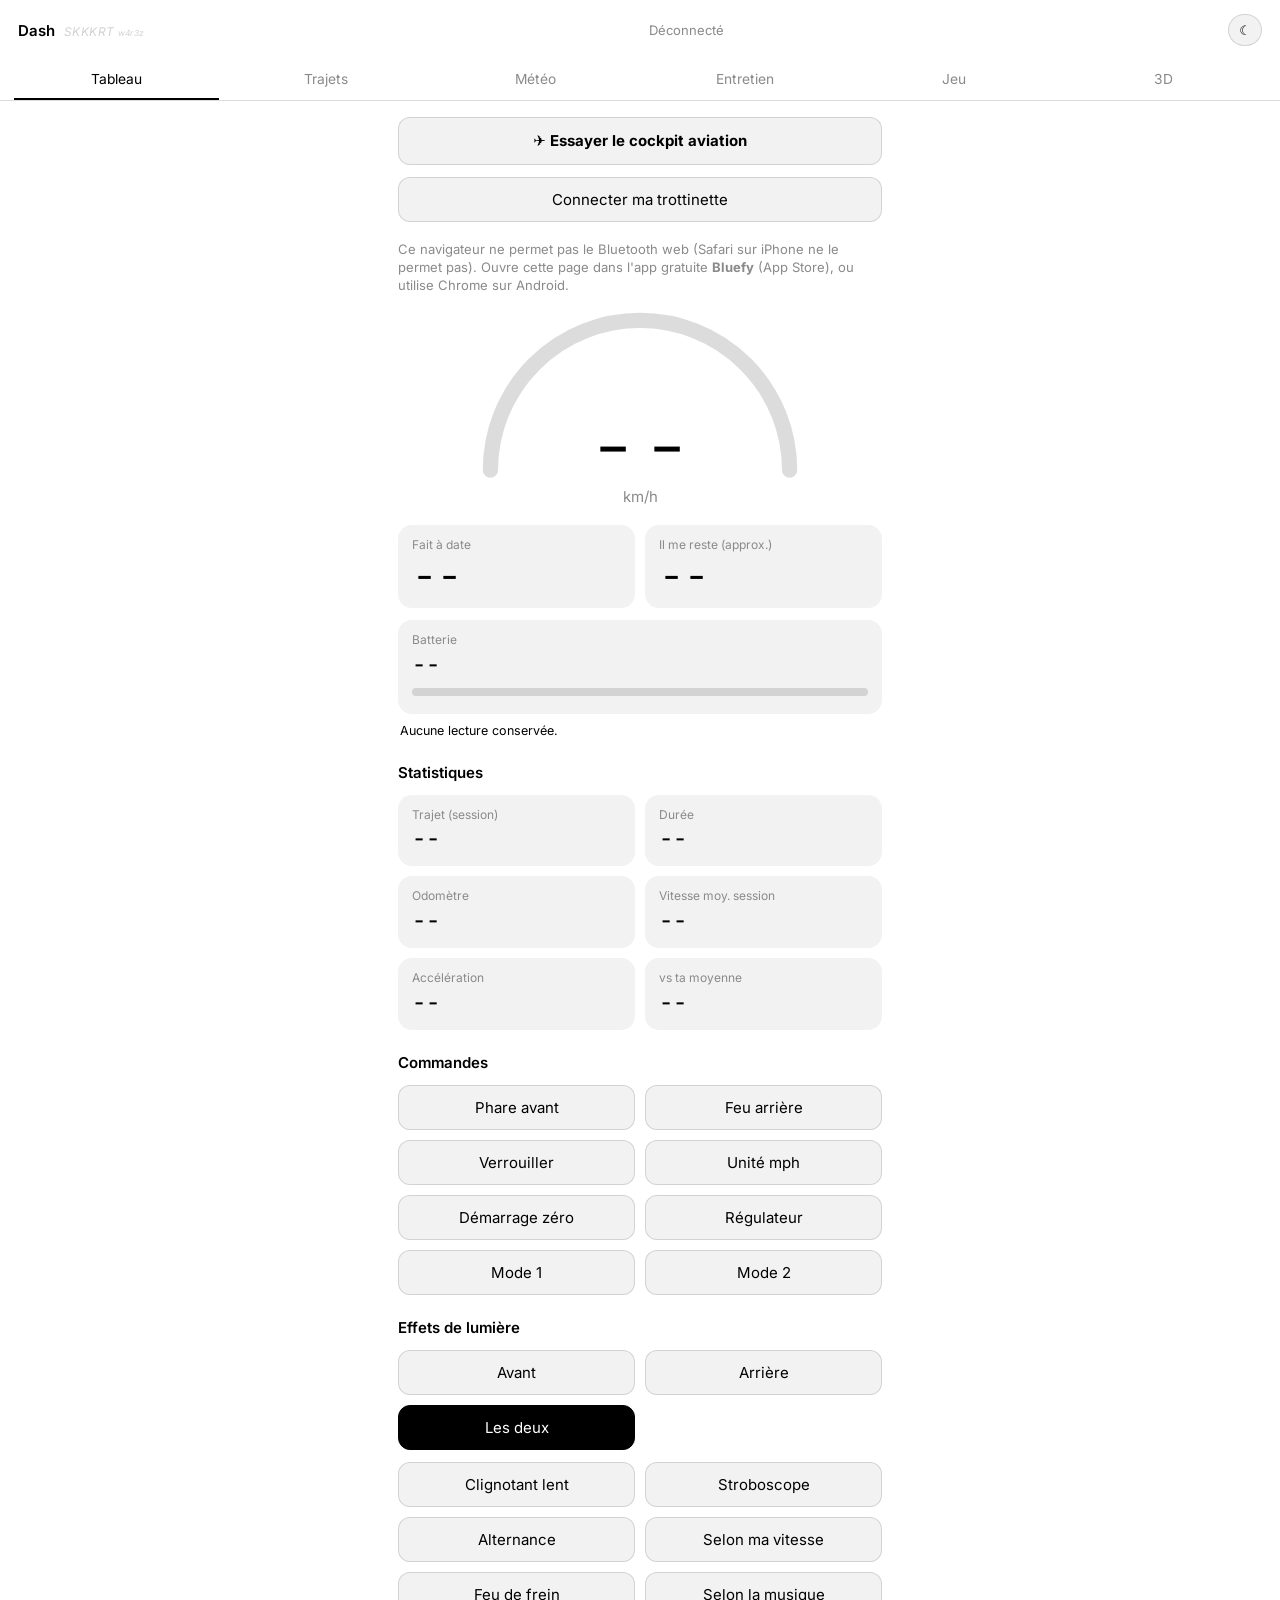
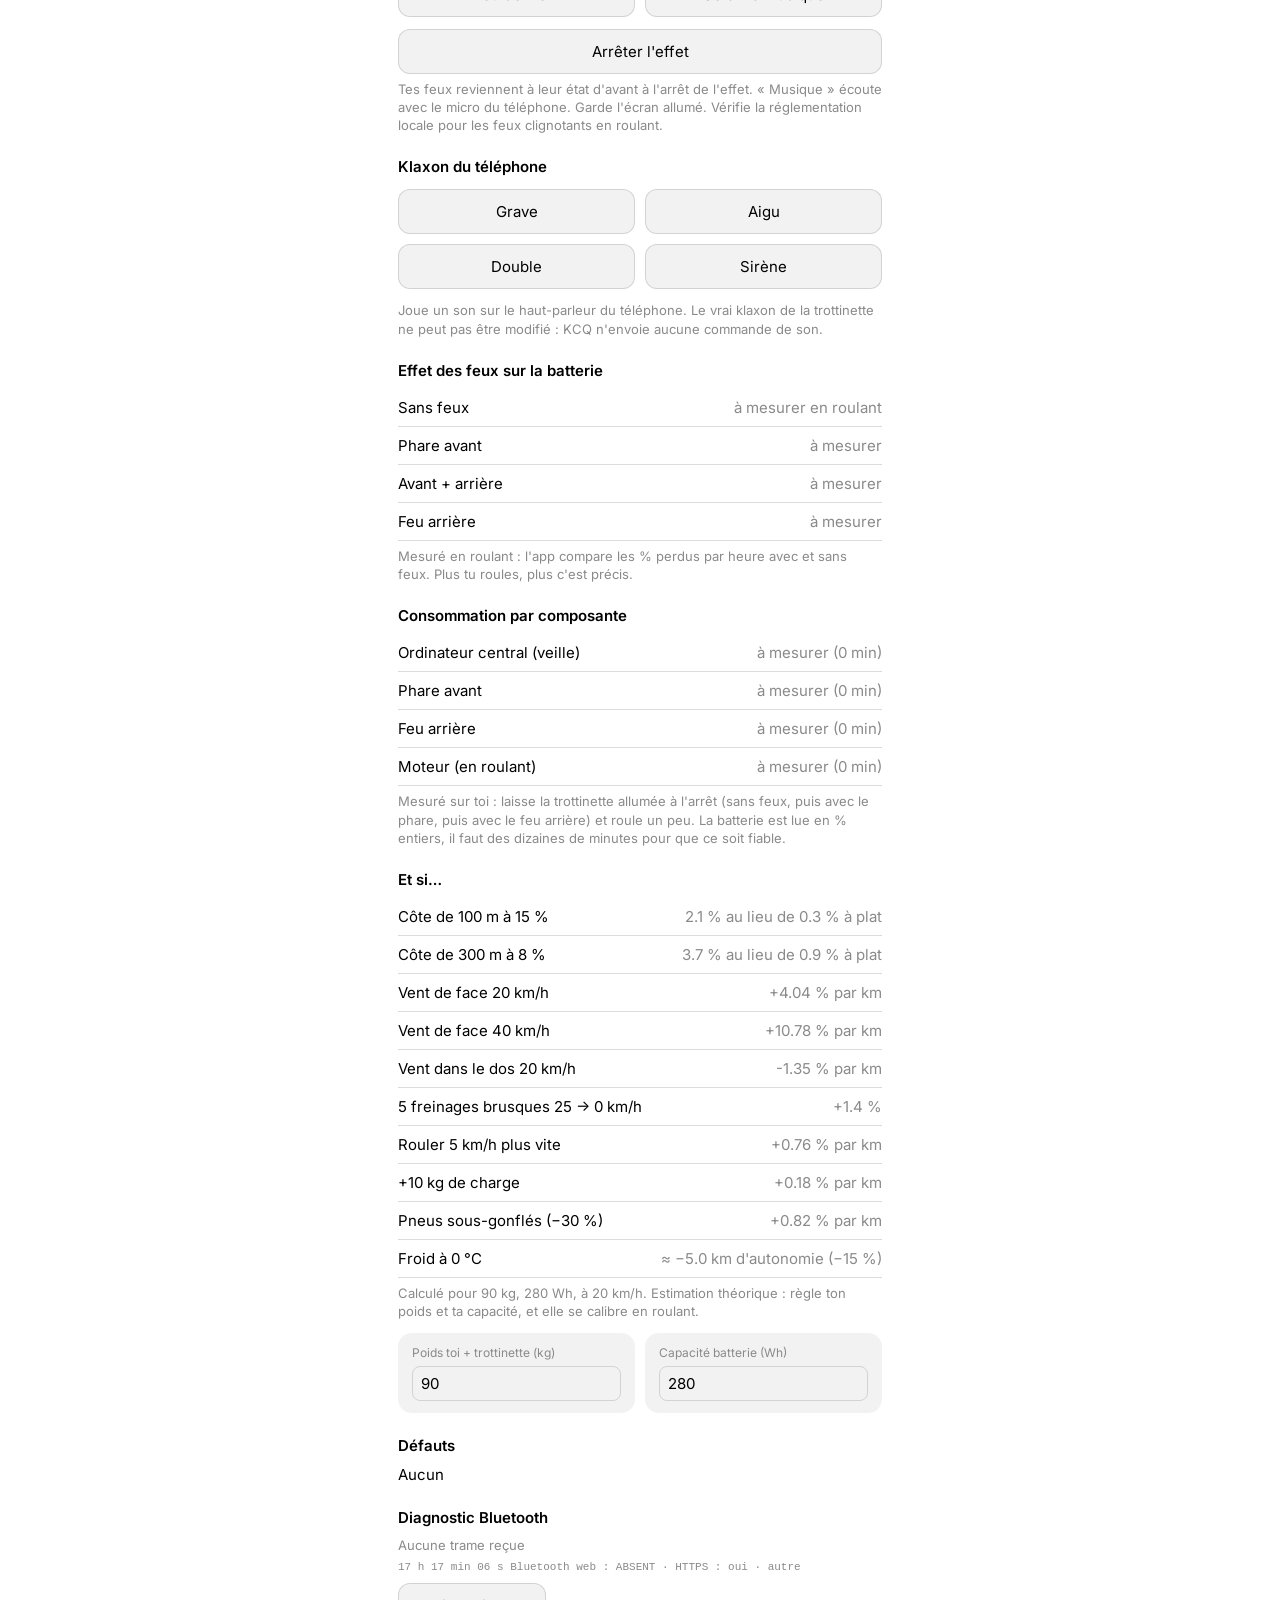
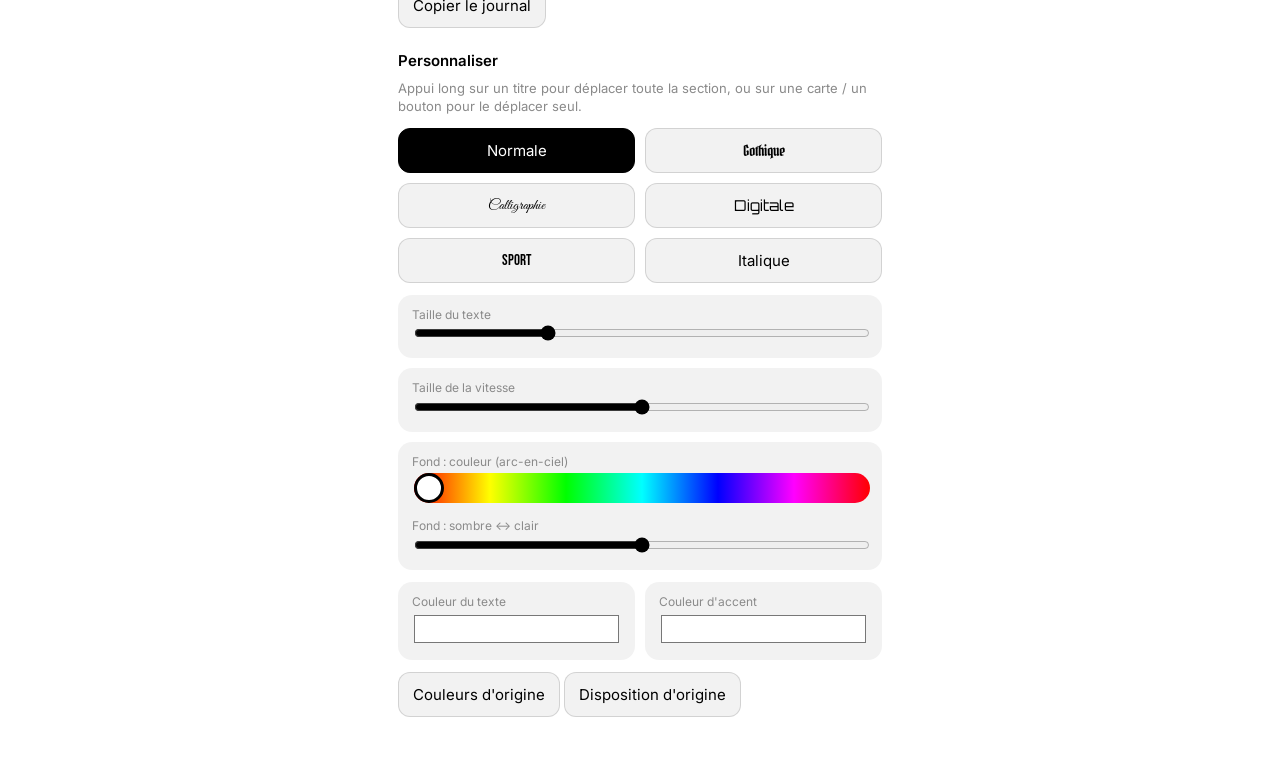
<file: index.html>
<!doctype html>
<html lang="fr">
<head>
<meta charset="utf-8">
<meta name="viewport" content="width=device-width,initial-scale=1,viewport-fit=cover">
<title>Dash</title>
<link rel="manifest" href="manifest.webmanifest">
<link rel="apple-touch-icon" href="icon.png">
<meta name="apple-mobile-web-app-capable" content="yes">
<meta name="theme-color" content="#000000">
<link rel="preconnect" href="https://fonts.googleapis.com"><link rel="preconnect" href="https://fonts.gstatic.com" crossorigin>
<link rel="stylesheet" href="https://fonts.googleapis.com/css2?family=Bebas+Neue&family=Great+Vibes&family=Inter:wght@300;400;600&family=Orbitron:wght@400;600&family=Pirata+One&display=swap">
<style>
:root{--bg:#fff;--fg:#000;--ac:var(--fg);--ff:Inter,-apple-system,system-ui,sans-serif;--z:1;--sz:1;--mut:#8a8a8a;--line:rgba(128,128,128,.28);--card:rgba(128,128,128,.1)}
[data-t=d]{--bg:#000;--fg:#fff}
*{box-sizing:border-box;-webkit-tap-highlight-color:transparent}
html,body{height:100%}
body{margin:0;background:var(--bg);color:var(--fg);font:calc(15px*var(--z))/1.4 var(--ff);padding:env(safe-area-inset-top) 0 env(safe-area-inset-bottom);overflow-x:hidden}
header{display:flex;justify-content:space-between;align-items:center;padding:14px 18px}
header b{font-weight:600;letter-spacing:.01em}
#st{color:var(--mut);font-size:.87em}
button{font:inherit;color:inherit;background:var(--card);border:1px solid var(--line);border-radius:12px;padding:11px 14px;cursor:pointer}
button.on{background:var(--ac);color:var(--bg);border-color:var(--ac)}
#th{padding:6px 10px;border-radius:99px;font-size:.87em}
nav{display:flex;gap:4px;padding:0 14px;border-bottom:1px solid var(--line)}
nav button{flex:1;border:0;border-radius:0;background:none;color:var(--mut);padding:10px 0;font-size:.92em}
nav button.on{color:var(--fg);box-shadow:inset 0 -2px var(--ac);background:none}
section{display:none;padding:16px 18px 40px;max-width:520px;margin:auto}
section.on{display:block}
#gauge{width:100%;max-width:340px;display:block;margin:0 auto}
#gauge path{fill:none;stroke-linecap:round;stroke-width:9}#arc{stroke:var(--ac)}.tk{stroke:var(--line)}
#sp{font-size:calc(84px*var(--sz));font-weight:300;text-align:center;line-height:1;margin-top:-1.02em;font-variant-numeric:tabular-nums}
#un{text-align:center;color:var(--mut);margin-bottom:18px}
.g{display:grid;grid-template-columns:1fr 1fr;gap:10px;margin:12px 0}
.c{background:var(--card);border-radius:14px;padding:12px 14px}
.c small{display:block;color:var(--mut);font-size:.8em}
.c b{font-size:1.47em;font-weight:500;font-variant-numeric:tabular-nums}
.c b.big{font-size:2.6em;font-weight:400;line-height:1.1}
.bar{height:8px;background:var(--line);border-radius:9px;overflow:hidden;margin-top:8px}
.bar i{display:block;height:100%;background:var(--ac);width:0;transition:width .4s}
h3{margin:22px 0 8px;font-size:1em;font-weight:600}
p.n{color:var(--mut);font-size:.87em;margin:6px 0}
.row{display:flex;justify-content:space-between;padding:8px 0;border-bottom:1px solid var(--line);gap:10px}
.row span:last-child{color:var(--mut);text-align:right}
#hue{width:100%;height:30px;-webkit-appearance:none;appearance:none;border-radius:99px;background:linear-gradient(90deg,#f00,#ff0,#0f0,#0ff,#00f,#f0f,#f00)}
#hue::-webkit-slider-thumb{-webkit-appearance:none;width:30px;height:30px;border-radius:50%;background:#fff;border:3px solid #000}
canvas{width:100%;height:220px;background:var(--card);border-radius:14px;margin-top:10px}
#mapbox{position:relative;width:100%;height:220px;margin-top:10px;border-radius:14px;overflow:hidden;background:#e8e5dc}
#maptiles{position:absolute;inset:0;overflow:hidden;background:#e8e5dc}
#maptiles img{position:absolute;display:block;max-width:none;width:256px;height:256px}
#map{position:absolute;inset:0;z-index:1;width:100%;height:100%;margin:0;border-radius:0;background:transparent}
#mapcredit{position:absolute;right:5px;bottom:4px;z-index:2;padding:2px 5px;border-radius:4px;background:rgba(255,255,255,.83);color:#222;font:10px/1.2 system-ui,sans-serif;text-decoration:none}
body[data-sport="1"] #a{background:linear-gradient(155deg,#111923,#05080d 70%);color:#edf6ff;border:1px solid #33445a;border-radius:22px;padding:18px;box-shadow:0 8px 28px #06111f55}
body[data-sport="1"] #a h3{color:#9db4c9;text-transform:uppercase;letter-spacing:.12em}
body[data-sport="1"] #a .c{background:linear-gradient(145deg,#1b2733,#0a1017);border:1px solid #3a5064;box-shadow:inset 0 1px #ffffff0c,0 5px 16px #0008}
body[data-sport="1"] #a #sp{font-family:Orbitron,system-ui,sans-serif;font-weight:600;color:#f6fbff;text-shadow:0 0 18px #39baff77}
body[data-sport="1"] #a #arc{stroke:#ffb52e;filter:drop-shadow(0 0 5px #ffb52e99)}
body[data-sport="1"] #a #bt,body[data-sport="1"] #a #od,body[data-sport="1"] #a #tr{color:#ffc85a;font-family:Orbitron,system-ui,sans-serif;font-variant-numeric:tabular-nums}
body[data-sport="1"] #a .bar{background:#394655}

body[data-sport="1"] #a{position:relative;isolation:isolate;overflow:hidden;background:radial-gradient(ellipse at 50% 0%,#163846 0%,#111f2b 38%,#070d13 78%);color:#e4f7fb;border:1px solid #4c6975;border-radius:18px;padding:18px;box-shadow:inset 0 0 0 4px #091219,inset 0 0 36px #2bb9d522,0 18px 44px #0009}
body[data-sport="1"] #a::before{content:"";position:absolute;inset:0;z-index:-1;pointer-events:none;background:radial-gradient(circle at 4% 11%,#9db7bb 0 2px,transparent 2.5px),radial-gradient(circle at 96% 11%,#9db7bb 0 2px,transparent 2.5px),radial-gradient(ellipse at 50% 0%,#27b6d32a,transparent 55%),repeating-linear-gradient(115deg,transparent 0 39px,#a6c3cd0a 40px,#a6c3cd0a 42px,transparent 43px 78px)}
body[data-sport="1"] #a::after{content:"";position:absolute;inset:7px;z-index:-1;pointer-events:none;border:1px solid #8ab0bc36;border-radius:13px;box-shadow:inset 0 0 24px #39d6ff0b}
body[data-sport="1"] #a #dash{position:relative;display:grid;grid-template-columns:repeat(12,minmax(0,1fr));gap:12px}
body[data-sport="1"] #a #dash>.blk{min-width:0;padding:14px;border:1px solid #385363;border-radius:13px;background:linear-gradient(145deg,#1a2a35ee,#08131bf5);box-shadow:inset 0 1px #d7f5ff18,inset 0 -16px 26px #02070b80,0 7px 18px #0008;position:relative}
body[data-sport="1"] #a #dash>[data-id="jauge"]{grid-column:span 4;grid-row:span 2;background:radial-gradient(ellipse at 50% 45%,#173849,#08131b 72%);display:flex;flex-direction:column;justify-content:center;align-items:center}
body[data-sport="1"] #a #dash>[data-id="bat"]{grid-column:span 3;display:flex;flex-direction:column;justify-content:center}
body[data-sport="1"] #a #dash>[data-id="stats"]{grid-column:span 5;grid-row:span 2}
body[data-sport="1"] #a #dash>[data-id="cmd"]{grid-column:span 3}
body[data-sport="1"] #a #dash>[data-id="jauge"] #gauge{width:min(100%,390px);filter:drop-shadow(0 0 8px #39d6ff55)}
body[data-sport="1"] #a #dash>[data-id="jauge"] #sp{font-family:Orbitron,system-ui,sans-serif;font-size:clamp(3.6rem,8vw,6rem);line-height:.95;font-variant-numeric:tabular-nums;color:#eaffff;text-shadow:0 0 12px #2ddcffaa,0 0 35px #13b9d566}
body[data-sport="1"] #a #dash>[data-id="jauge"] #un{color:#65d9e8;text-transform:uppercase;letter-spacing:.34em;font-size:.78rem;margin:4px 0 16px}
body[data-sport="1"] #a #dash>[data-id="jauge"] .g{display:grid;width:100%;grid-template-columns:repeat(2,minmax(0,1fr))}
body[data-sport="1"] #a #dash>.blk h3{color:#83c5d0;font-family:Orbitron,system-ui,sans-serif;font-size:.78rem;letter-spacing:.14em;text-transform:uppercase;border-bottom:1px solid #426174;padding-bottom:8px}
body[data-sport="1"] #a #dash>.blk small{color:#94aeb8}
body[data-sport="1"] #a .c{background:linear-gradient(145deg,#1c3039,#0b151d);border:1px solid #45606b;border-radius:9px;box-shadow:inset 0 1px #e5fbff16,0 3px 8px #0007}
body[data-sport="1"] #a #bt,body[data-sport="1"] #a #od,body[data-sport="1"] #a #tr,body[data-sport="1"] #a #tm,body[data-sport="1"] #a #av,body[data-sport="1"] #a #ac,body[data-sport="1"] #a #vs{color:#ffd074;font-family:Orbitron,system-ui,sans-serif;font-variant-numeric:tabular-nums;text-shadow:0 0 10px #ffaa3340}
body[data-sport="1"] #a .bar{height:12px;background:#263b44;border:1px solid #52707a;box-shadow:inset 0 2px 4px #0009}
body[data-sport="1"] #a .bar i{background:linear-gradient(90deg,#17abc4,#61ecdb);box-shadow:0 0 12px #34dfffaa}
body[data-sport="1"] #a #arc{stroke:#4ce6ed;filter:drop-shadow(0 0 6px #31e4ff)}
body[data-sport="1"] #a button{border-color:#4b6873;background:linear-gradient(180deg,#213540,#101d25);color:#e4f9fb;box-shadow:inset 0 1px #ffffff1a,0 3px 8px #0007}
body[data-sport="1"] #a button:hover,body[data-sport="1"] #a button.on{border-color:#59d9ea;color:#fff;box-shadow:0 0 14px #24c8e444,inset 0 0 10px #2ab6cf22}
body[data-sport="1"] #a #cn{font-weight:700;border-color:#d79b4e;background:linear-gradient(180deg,#664a2b,#372a1e);color:#ffe6bc}
body[data-sport="1"] #a #sunset{color:#f3dfbd}
@media(max-width:760px){
 body[data-sport="1"] #a{padding:12px}
 body[data-sport="1"] #a #dash{grid-template-columns:repeat(2,minmax(0,1fr));gap:8px}
 body[data-sport="1"] #a #dash>[data-id="jauge"]{grid-column:span 2;grid-row:auto}
 body[data-sport="1"] #a #dash>[data-id="bat"],body[data-sport="1"] #a #dash>[data-id="stats"],body[data-sport="1"] #a #dash>[data-id="cmd"]{grid-column:span 2;grid-row:auto}
 body[data-sport="1"] #a #dash>[data-id="jauge"] #sp{font-size:4rem}
}

/* Cockpit aviation : mise en page large, cadrans lisibles et retour toujours accessible */
#spc{display:block;width:100%;min-height:48px;margin:0 0 12px!important;font-weight:700}
body[data-sport="1"] section#a{width:min(1840px,calc(100% - 32px));max-width:none;margin:14px auto 40px;padding:clamp(14px,1.8vw,28px);box-sizing:border-box;overflow:visible}
body[data-sport="1"] section#a #spc{position:sticky;top:8px;z-index:120;width:100%;min-height:54px;margin:0 0 14px!important;border:2px solid #f2bd60!important;border-radius:12px;background:linear-gradient(180deg,#76532a,#38291c)!important;color:#fff3d6!important;font-size:1.02rem;font-weight:800;letter-spacing:.02em;box-shadow:0 6px 18px #000b,inset 0 1px #fff5}
body[data-sport="1"] section#a #spc:hover{border-color:#ffe09a!important;background:linear-gradient(180deg,#896338,#49331f)!important;box-shadow:0 0 0 3px #f2bd6033,0 8px 22px #000b}
body[data-sport="1"] #a #dash{grid-template-columns:repeat(12,minmax(0,1fr));grid-auto-rows:minmax(126px,auto);gap:clamp(10px,1vw,16px);align-items:stretch}
body[data-sport="1"] #a #dash>[data-id="jauge"]{grid-column:span 4;grid-row:span 2}
body[data-sport="1"] #a #dash>[data-id="bat"]{grid-column:span 3;grid-row:auto}
body[data-sport="1"] #a #dash>[data-id="stats"]{grid-column:span 5;grid-row:span 2}
body[data-sport="1"] #a #dash>[data-id="cmd"]{grid-column:span 3;grid-row:auto}
body[data-sport="1"] #a #dash>[data-id="fx"],body[data-sport="1"] #a #dash>[data-id="horn"],body[data-sport="1"] #a #dash>[data-id="feux"],body[data-sport="1"] #a #dash>[data-id="def"]{grid-column:span 4}
body[data-sport="1"] #a #dash>[data-id="conso"],body[data-sport="1"] #a #dash>[data-id="si"]{grid-column:span 6}
body[data-sport="1"] #a #dash>[data-id="diag"]{grid-column:span 8}
body[data-sport="1"] #a #dash>[data-id="look"]{grid-column:span 12;display:grid;grid-template-columns:repeat(4,minmax(0,1fr));align-items:start;gap:12px}
body[data-sport="1"] #a #dash>[data-id="look"]>h3,body[data-sport="1"] #a #dash>[data-id="look"]>p{grid-column:1/-1;margin-top:0}
body[data-sport="1"] #a #dash>[data-id="look"]>#fl{grid-column:1/-1;grid-template-columns:repeat(6,minmax(0,1fr))}
body[data-sport="1"] #a #dash>[data-id="look"]>.c{min-width:0;margin:0!important}
body[data-sport="1"] #a #dash>[data-id="look"]>.g:not(#fl){grid-column:span 2;grid-template-columns:repeat(2,minmax(0,1fr))}
body[data-sport="1"] #a #dash>[data-id="look"]>#hr,body[data-sport="1"] #a #dash>[data-id="look"]>#ro{grid-column:span 2;min-height:46px}
body[data-sport="1"] #a #dash>[data-id="diag"] pre{max-width:100%;overflow:auto}
@media(max-width:760px){
 body[data-sport="1"] section#a{width:calc(100% - 16px);margin:8px auto 24px;padding:12px}
 body[data-sport="1"] section#a #spc{top:4px;min-height:50px}
 body[data-sport="1"] #a #dash{grid-template-columns:repeat(2,minmax(0,1fr));grid-auto-rows:auto;gap:8px}
 body[data-sport="1"] #a #dash>[data-id="jauge"],body[data-sport="1"] #a #dash>[data-id="bat"],body[data-sport="1"] #a #dash>[data-id="stats"],body[data-sport="1"] #a #dash>[data-id="cmd"],body[data-sport="1"] #a #dash>[data-id="fx"],body[data-sport="1"] #a #dash>[data-id="horn"],body[data-sport="1"] #a #dash>[data-id="feux"],body[data-sport="1"] #a #dash>[data-id="conso"],body[data-sport="1"] #a #dash>[data-id="si"],body[data-sport="1"] #a #dash>[data-id="def"],body[data-sport="1"] #a #dash>[data-id="diag"],body[data-sport="1"] #a #dash>[data-id="look"]{grid-column:1/-1;grid-row:auto}
 body[data-sport="1"] #a #dash>[data-id="look"]{grid-template-columns:repeat(2,minmax(0,1fr));gap:8px}
 body[data-sport="1"] #a #dash>[data-id="look"]>#fl{grid-template-columns:repeat(2,minmax(0,1fr))}
 body[data-sport="1"] #a #dash>[data-id="look"]>.g:not(#fl){grid-column:1/-1}
 body[data-sport="1"] #a #dash>[data-id="jauge"] #sp{font-size:4rem}
}
@media(max-width:420px){
 body[data-sport="1"] section#a{width:calc(100% - 10px);padding:8px}
 body[data-sport="1"] #a #dash>.blk{padding:10px}
}
@media (display-mode:standalone) and (min-width:700px){body{border-radius:18px}header{border-radius:18px 18px 0 0}}
.err{color:#d33}
.hl{display:flex;align-items:baseline;gap:8px}
.sk{font-style:italic;font-size:.8em;opacity:.17;letter-spacing:.04em;white-space:nowrap;user-select:none}
.sk small{font-size:.7em;margin-left:3px}
.num{width:100%;font:inherit;color:inherit;background:none;border:1px solid var(--line);border-radius:8px;padding:6px 8px;margin-top:4px}
[data-sort]>*{-webkit-touch-callout:none;-webkit-user-select:none;user-select:none}
.drag{position:relative;z-index:50;pointer-events:none;box-shadow:0 12px 32px rgba(0,0,0,.45);border-radius:14px;background:var(--bg);scale:1.03}
.rg{width:100%;accent-color:var(--ac)}
input[type=color]{width:100%;height:36px;border:0;background:none;padding:0}
</style>
</head>
<body>
<header><div class="hl"><b>Dash</b><i class="sk">SKKKRT<small>w4r3z</small></i></div><span id="st">Déconnecté</span><button id="th" aria-label="Thème">☾</button></header>
<nav id="nav"><button data-s="a" class="on">Tableau</button><button data-s="b">Trajets</button><button data-s="c">Météo</button><button data-s="d">Entretien</button><button data-s="e">Jeu</button><button data-s="f">3D</button></nav>

<section id="a" class="on">
 <button id="spc" type="button" aria-pressed="false" aria-label="Activer le cockpit aviation">✈ Essayer le cockpit aviation</button>
 <button id="cn" style="width:100%;margin-bottom:12px">Connecter ma trottinette</button>
 <p id="ns" class="n err" hidden>Ce navigateur ne permet pas le Bluetooth web (Safari sur iPhone ne le permet pas). Ouvre cette page dans l'app gratuite <b>Bluefy</b> (App Store), ou utilise Chrome sur Android.</p>
 <button id="bf" hidden style="width:100%;margin-bottom:12px">Ouvrir cette page dans Bluefy</button>
 <div id="dash" data-sort>
  <div class="blk" data-id="jauge"><svg id="gauge" viewBox="0 0 200 110"><path class="tk" d="M12 100A88 88 0 0 1 188 100"/><path id="arc" d="M12 100A88 88 0 0 1 188 100" stroke-dasharray="277" stroke-dashoffset="277"/></svg>
   <div id="sp">--</div><div id="un">km/h</div>
   <div class="g"><div class="c"><small>Fait à date</small><b class="big" id="f1">--</b><small id="f2"></small></div><div class="c"><small>Il me reste (approx.)</small><b class="big" id="r1">--</b><small id="r2"></small></div></div></div>
  <div class="blk" data-id="bat"><div class="c"><small>Batterie</small><b id="bt">--</b><div class="bar"><i id="bb"></i></div><small id="rg" style="margin-top:6px"></small></div><small id="lastread" class="n" style="display:block;margin:8px 2px 0">Aucune lecture conservée.</small></div>
  <div class="blk" data-id="stats"><h3>Statistiques</h3><div class="g" id="sg" data-sort>
   <div class="c" data-id="tr"><small>Trajet (session)</small><b id="tr">--</b></div>
   <div class="c" data-id="tm"><small>Durée</small><b id="tm">--</b></div>
   <div class="c" data-id="od"><small>Odomètre</small><b id="od">--</b></div>
   <div class="c" data-id="av"><small>Vitesse moy. session</small><b id="av">--</b></div>
   <div class="c" data-id="ac"><small>Accélération</small><b id="ac">--</b></div>
   <div class="c" data-id="vs"><small>vs ta moyenne</small><b id="vs">--</b></div></div></div>
  <div class="blk" data-id="cmd"><h3>Commandes</h3><div class="g" id="cg" data-sort>
   <button data-id="head" data-c="head">Phare avant</button><button data-id="tail" data-c="tail">Feu arrière</button>
   <button data-id="lock" data-c="lock">Verrouiller</button><button data-id="unit" data-c="unit">Unité mph</button>
   <button data-id="start" data-c="start">Démarrage zéro</button><button data-id="cruise" data-c="cruise">Régulateur</button>
   <button data-id="g1" data-g="1">Mode 1</button><button data-id="g2" data-g="2">Mode 2</button></div></div>
  <div class="blk" data-id="fx"><h3>Effets de lumière</h3>
   <div class="g" id="ft2"><button data-tg="head">Avant</button><button data-tg="tail">Arrière</button><button data-tg="both" class="on">Les deux</button></div>
   <div class="g" id="fm"><button data-m="slow">Clignotant lent</button><button data-m="strobe">Stroboscope</button><button data-m="alt">Alternance</button><button data-m="spd">Selon ma vitesse</button><button data-m="brk">Feu de frein</button><button data-m="mus">Selon la musique</button></div>
   <button id="fo" style="width:100%">Arrêter l'effet</button>
   <p class="n">Tes feux reviennent à leur état d'avant à l'arrêt de l'effet. « Musique » écoute avec le micro du téléphone. Garde l'écran allumé. Vérifie la réglementation locale pour les feux clignotants en roulant.</p></div>
  <div class="blk" data-id="horn"><h3>Klaxon du téléphone</h3>
   <div class="g" id="hn"><button data-k="0">Grave</button><button data-k="1">Aigu</button><button data-k="2">Double</button><button data-k="3">Sirène</button></div>
   <p class="n">Joue un son sur le haut-parleur du téléphone. Le vrai klaxon de la trottinette ne peut pas être modifié : KCQ n'envoie aucune commande de son.</p></div>
  <div class="blk" data-id="feux"><h3>Effet des feux sur la batterie</h3><div id="im"></div>
   <p class="n">Mesuré en roulant : l'app compare les % perdus par heure avec et sans feux. Plus tu roules, plus c'est précis.</p></div>
  <div class="blk" data-id="conso"><h3>Consommation par composante</h3><div id="cs"></div>
   <p class="n">Mesuré sur toi : laisse la trottinette allumée à l'arrêt (sans feux, puis avec le phare, puis avec le feu arrière) et roule un peu. La batterie est lue en % entiers, il faut des dizaines de minutes pour que ce soit fiable.</p></div>
  <div class="blk" data-id="si"><h3>Et si…</h3><div id="sr"></div><p class="n" id="sn"></p>
   <div class="g"><label class="c"><small>Poids toi + trottinette (kg)</small><input id="kg" class="num" type="number" inputmode="decimal" min="30" max="250"></label><label class="c"><small>Capacité batterie (Wh)</small><input id="wh" class="num" type="number" inputmode="decimal" min="50" max="2000"></label></div></div>
  <div class="blk" data-id="def"><h3>Défauts</h3><div id="ft" class="n">Aucun</div></div>
  <div class="blk" data-id="diag"><h3>Diagnostic Bluetooth</h3><p class="n" id="fc" style="margin-top:0">Aucune trame reçue</p>
   <pre id="lg" style="white-space:pre-wrap;word-break:break-all;font:11px/1.4 ui-monospace,monospace;color:var(--mut);margin:0 0 8px"></pre><button id="cl">Copier le journal</button></div>
  <div class="blk" data-id="look"><h3>Personnaliser</h3>
   <p class="n" style="margin-top:0">Appui long sur un titre pour déplacer toute la section, ou sur une carte / un bouton pour le déplacer seul.</p>
   <div class="g" id="fl"></div>
   <div class="c"><small>Taille du texte</small><input id="zs" class="rg" type="range" min="80" max="150" value="100"></div>
   <div class="c" style="margin-top:10px"><small>Taille de la vitesse</small><input id="ss" class="rg" type="range" min="60" max="140" value="100"></div>
   <div class="c" style="margin-top:10px"><small>Fond : couleur (arc-en-ciel)</small><input id="hue" type="range" min="0" max="360" value="0">
    <small style="margin-top:10px">Fond : sombre ↔ clair</small><input id="lt" class="rg" type="range" min="4" max="96" value="50"></div>
   <div class="g"><label class="c"><small>Couleur du texte</small><input id="ct" type="color" value="#ffffff"></label><label class="c"><small>Couleur d'accent</small><input id="ca" type="color" value="#ffffff"></label></div>
   <button id="hr">Couleurs d'origine</button> <button id="ro">Disposition d'origine</button></div>
 </div>
</section>

<section id="b"><div id="rt" data-sort>
 <div class="blk" data-id="gps"><h3>Enregistrer l'itinéraire</h3>
  <button id="rc" style="width:100%">Démarrer l'enregistrement GPS</button>
  <div id="mapbox"><div id="maptiles" aria-hidden="true"></div><canvas id="map" width="480" height="440" aria-label="Carte du trajet GPS"></canvas><a id="mapcredit" href="https://www.openstreetmap.org/copyright" target="_blank" rel="noopener">© OpenStreetMap contributors</a></div>
  <p class="n" id="rs"></p><button id="gx">Exporter en GPX</button></div>
 <div class="blk" data-id="ses"><h3>10 dernières sessions</h3><div id="hs"></div></div>
</div></section>

<section id="c"><h3>Prochaines 3 heures</h3><div class="c" id="sunset" style="margin:0 0 10px"><small>Coucher du soleil</small><b>Calcul en cours…</b></div><div id="wx" class="n">Chargement…</div><button id="wr">Actualiser</button></section>

<section id="d"><div id="en" data-sort>
 <div class="blk" data-id="fr"><h3>Freins (estimation)</h3>
  <div class="c"><small>Plaquettes restantes</small><b id="bw">--</b><div class="bar"><i id="bwb"></i></div></div>
  <p class="n" id="bn"></p><button id="bs">Freins changés</button></div>
 <div class="blk" data-id="ti"><h3>Pneus</h3><div class="c"><small>État estimé</small><b id="tiState">--</b><small id="tiInfo"></small></div><label class="n"><input id="tiNone" type="checkbox"> Entretien des pneus non applicable</label><button id="tiDone">Pneus vérifiés / remplacés</button></div>
 <div class="blk" data-id="su"><h3>Suspension</h3><div class="c"><small>État estimé</small><b id="suState">--</b><small id="suInfo"></small></div><label class="n"><input id="suNone" type="checkbox"> Mon scooter n'a pas de suspension</label><button id="suDone">Suspension vérifiée / entretenue</button></div>
 <div class="blk" data-id="pr"><h3>Prochains entretiens</h3><div id="mt"></div>
  <p class="n">Estimations génériques basées sur les kilomètres et les freinages brusques détectés, pas sur des données du fabricant. Vérifie tes freins à l'œil.</p></div>
</div></section>

<section id="e"><h3>SKKKRT Arcade</h3><p class="n">Chargement du jeu et des missions GPS…</p></section>

<section id="f">
 <h3>SKKKRT3D · simulateur en ville</h3>
 <p class="n">Ta trottinette devient une vraie manette : la poignée donne la vitesse, le gyro du téléphone (fixé sur le guidon) tourne le monde. 6 parcours imaginaires, vue 1re ou 2e personne, polices et réglages dans le jeu (⚙). Nouveau : jeu de capture de drapeaux 🚩 avec pièces dorées, chrono et points, chute en percutant un bâtiment, cyclistes à éviter (ou à percuter).</p>
 <p class="n">1. Connecte ta trottinette dans l'onglet <b>Tableau</b> (la connexion est partagée avec le jeu).<br>2. Entre dans la ville, autorise le gyro, puis <b>Calibrer guidon</b> guidon droit.</p>
 <button id="g3" class="on" style="width:100%;margin-top:6px">Entrer dans la ville 3D</button>
 <p class="n" id="g3s"></p>
</section>

<script src="proto.js"></script>
<script>
const $=s=>document.querySelector(s),$$=s=>[...document.querySelectorAll(s)];
const J=(k,d)=>{try{return JSON.parse(localStorage.getItem(k))??d}catch{return d}};
const W=(k,v)=>{try{localStorage.setItem(k,JSON.stringify(v))}catch{}};
const cfg=J('cfg',{h:null,t:null}),drain=J('drain',{}),idl=J('idl',{}),cal=J('cal',{p:0,km:0,s:0}),hist=J('hist',[]),svc=J('svc',{b0:null,hard:0});
let lastRide=J('dashLast',null),dashSaveT=0;
let pts=J('route',[]),S=null,chW=null,dev=null,busy=false,last=0,lastV=0,lastB=null,lastHard=0,aNow=0,aS=0,aN=0,vS=0,tS=0,vMax=0,rec=null,saveT=0,sb0=null,mvS=0,lastT=null,stV=0,stT=0,ex0=0;

// ---------- Thème ----------
const F={sys:['Normale',"Inter,-apple-system,system-ui,sans-serif"],got:['Gothique',"'Pirata One',serif"],cal:['Calligraphie',"'Great Vibes',cursive"],dig:['Digitale',"Orbitron,sans-serif"],spo:['Sport',"'Bebas Neue',sans-serif"],ita:['Italique',"Inter,-apple-system,system-ui,sans-serif"]};
$('#fl').innerHTML=Object.entries(F).map(([k,v])=>`<button data-f="${k}" style="font-family:${v[1]}">${v[0]}</button>`).join('');
function theme(){
  const d=cfg.t?cfg.t==='d':matchMedia('(prefers-color-scheme:dark)').matches,r=document.documentElement.style,set=(k,v)=>v==null?r.removeProperty(k):r.setProperty(k,v);
  document.documentElement.dataset.t=d?'d':'l';$('#th').textContent=d?'☀':'☾';
  if(cfg.h!=null||cfg.l!=null){const l=cfg.l??(d?11:93);set('--bg',`hsl(${cfg.h||0} ${cfg.h==null?0:d?55:85}% ${l}%)`);set('--fg',l>55?'#111':'#fff')}else{set('--bg');set('--fg')}
  if(cfg.tx)set('--fg',cfg.tx);
  document.body.dataset.sport=cfg.sport?'1':'0';
  const sport=$('#spc');if(sport){const active=!!cfg.sport;sport.classList.toggle('on',active);sport.textContent=active?'↩ Revenir au tableau original':'✈ Essayer le cockpit aviation';sport.setAttribute('aria-pressed',String(active));sport.setAttribute('aria-label',active?'Revenir au tableau original':'Activer le cockpit aviation')}
  document.body.style.fontStyle=cfg.f==='ita'?'italic':'';set('--ac',cfg.ac);set('--ff',F[cfg.f]&&F[cfg.f][1]);set('--z',cfg.z);set('--sz',cfg.sz);
  $$('#fl button').forEach(b=>b.classList.toggle('on',b.dataset.f===(cfg.f||'sys')));
  document.querySelector('meta[name=theme-color]').content=getComputedStyle(document.body).backgroundColor;
}
const sv=()=>{W('cfg',cfg);theme()};
$('#th').onclick=()=>{cfg.t=document.documentElement.dataset.t==='d'?'l':'d';cfg.l=null;sv()};
$('#fl').onclick=e=>{const b=e.target.closest('[data-f]');if(b){cfg.f=b.dataset.f;sv()}};
$('#zs').oninput=e=>{cfg.z=e.target.value/100;sv()};
$('#ss').oninput=e=>{cfg.sz=e.target.value/100;sv()};
$('#hue').oninput=e=>{cfg.h=+e.target.value;sv()};
$('#lt').oninput=e=>{cfg.l=+e.target.value;sv()};
$('#ct').oninput=e=>{cfg.tx=e.target.value;sv()};
$('#ca').oninput=e=>{cfg.ac=e.target.value;sv()};
$('#spc').onclick=()=>{cfg.sport=!cfg.sport;sv()};
$('#hr').onclick=()=>{cfg.h=cfg.l=cfg.tx=cfg.ac=null;sv()};
$('#ro').onclick=()=>{delete cfg.o;W('cfg',cfg);location.reload()};
$('#zs').value=(cfg.z||1)*100;$('#ss').value=(cfg.sz||1)*100;if(cfg.h!=null)$('#hue').value=cfg.h;if(cfg.l!=null)$('#lt').value=cfg.l;
let tap=0;$('#gauge').onclick=()=>{if(++tap>=3){tap=0;$('#look').scrollIntoView({behavior:'smooth'})}setTimeout(()=>tap=0,700)};
theme();
function restoreLastRide(){if(!lastRide)return;const x=lastRide,k=x.mph?1.6:1,u=x.mph?'mi':'km';if(x.bat!=null){$('#bt').textContent=x.bat+' %';$('#bb').style.width=Math.max(0,Math.min(100,x.bat))+'%'}if(x.total!=null)$('#od').textContent=Math.round(x.total/k)+' '+u;if(x.trip!=null)$('#tr').textContent=(x.trip/k).toFixed(1)+' '+u;if(x.time!=null)$('#tm').textContent=Math.floor(x.time/60)+' min '+String(x.time%60).padStart(2,'0')+' s';$('#lastread').textContent='Dernière lecture conservée · '+new Date(x.at||Date.now()).toLocaleString('fr-CA',{dateStyle:'short',timeStyle:'short'})}
restoreLastRide();

// ---------- Appui long = déplacer ----------
for(const id in cfg.o||{}){const bx=document.getElementById(id);if(bx)cfg.o[id].forEach(k=>{const c=[...bx.children].find(x=>x.dataset.id===k);c&&bx.appendChild(c)})}
(()=>{
  let it=null,bx,tm,loop,sx,sy,lx,ly,gx,gy,on=0,end=0;
  const place=()=>{
    it.style.transform='none';
    let t=document.elementFromPoint(lx,ly);while(t&&t.parentElement!==bx)t=t.parentElement;
    if(t&&t!==it&&t.dataset.id)bx.insertBefore(it,it.compareDocumentPosition(t)&4?t.nextSibling:t);
    const r=it.getBoundingClientRect();it.style.transform=`translate(${lx-gx-r.left}px,${ly-gy-r.top}px)`;
  };
  const fin=()=>{clearTimeout(tm);clearInterval(loop);if(on){it.classList.remove('drag');it.style.transform='';cfg.o=cfg.o||{};cfg.o[bx.id]=[...bx.children].map(c=>c.dataset.id);W('cfg',cfg);end=Date.now()}on=0;it=null};
  addEventListener('pointerdown',e=>{
    if(!e.isPrimary||e.target.closest('input,canvas'))return;
    const el=e.target.closest('[data-id]');if(!el||!el.parentElement.hasAttribute('data-sort'))return;
    it=el;bx=el.parentElement;sx=lx=e.clientX;sy=ly=e.clientY;
    tm=setTimeout(()=>{on=1;const r=it.getBoundingClientRect();gx=sx-r.left;gy=sy-r.top;it.classList.add('drag');navigator.vibrate&&navigator.vibrate(30);
      loop=setInterval(()=>{if(ly<90)scrollBy(0,-12);else if(ly>innerHeight-90)scrollBy(0,12);place()},30)},450);
  });
  addEventListener('pointermove',e=>{if(!it)return;lx=e.clientX;ly=e.clientY;if(!on&&Math.hypot(lx-sx,ly-sy)>10){clearTimeout(tm);it=null}});
  addEventListener('pointerup',fin);addEventListener('pointercancel',fin);
  addEventListener('touchmove',e=>{if(on)e.preventDefault()},{passive:false});
  addEventListener('contextmenu',e=>{if(it)e.preventDefault()});
  addEventListener('click',e=>{if(Date.now()-end<500){e.stopPropagation();e.preventDefault()}},true);
})();

// ---------- Onglets ----------
$$('#nav button').forEach(b=>b.onclick=()=>{$$('#nav button,section').forEach(x=>x.classList.remove('on'));b.classList.add('on');$('#'+b.dataset.s).classList.add('on');if(b.dataset.s==='c')wx();if(b.dataset.s==='b')draw();if(b.dataset.s==='d')maint()});

// ---------- Bluetooth ----------
const SVC=P.U('fff0'),ios=/iPhone|iPad|iPod/.test(navigator.userAgent)||(navigator.platform==='MacIntel'&&navigator.maxTouchPoints>1);
const hx=a=>[...a].map(x=>x.toString(16).padStart(2,'0')).join(' '),sleep=t=>new Promise(r=>setTimeout(r,t));
let nfr=0,unk=0,lg0=[],wlk=null;
const lg=m=>{lg0.push(new Date().toLocaleTimeString('fr-CA')+' '+m);if(lg0.length>60)lg0.shift();$('#lg').textContent=lg0.join('\n')};
lg('Bluetooth web : '+(navigator.bluetooth?'OK':'ABSENT')+' · HTTPS : '+(isSecureContext?'oui':'non')+' · '+(ios?'iOS':'autre'));
if(!navigator.bluetooth){$('#ns').hidden=false;if(ios)$('#bf').hidden=false}
$('#bf').onclick=()=>{location.href='bluefy://open?url='+encodeURIComponent(location.href)};
$('#cl').onclick=()=>navigator.clipboard&&navigator.clipboard.writeText(lg0.join('\n')).then(()=>$('#cl').textContent='Copié');
const wl=async()=>{try{wlk=await navigator.wakeLock.request('screen')}catch(e){}};
document.addEventListener('visibilitychange',()=>{if(!document.hidden&&dev&&dev.gatt.connected)wl()});
$('#cn').onclick=async()=>{
  if(!navigator.bluetooth){$('#ns').hidden=false;$('#st').textContent='Bluetooth web absent';return}
  if(dev&&dev.gatt.connected){userDisc=true;dev.gatt.disconnect();return}
  try{
    $('#st').textContent='Choisis ta trottinette…';lg('Recherche…');
    dev=await navigator.bluetooth.requestDevice({acceptAllDevices:true,optionalServices:[SVC,P.U('ffe0'),P.U('180a'),'6e400001-b5a3-f393-e0a9-e50e24dcca9e']});
    lg('Appareil : '+(dev.name||dev.id));$('#st').textContent='Connexion…';
    dev.addEventListener('gattserverdisconnected',onDisc);
    userDisc=false;recoN=0;
    const g=await dev.gatt.connect();lg('GATT connecté');
    if(await setupLink(g,false)===false)return;
  }catch(e){lg('ERREUR '+e.name+' : '+e.message);$('#st').textContent=e.name==='NotFoundError'?'Annulé':'Erreur : '+e.message}
};
async function setupLink(g,again){
  let s;try{s=await g.getPrimaryService(SVC)}catch(e){const all=await g.getPrimaryServices().catch(()=>[]);lg('Service FFF0 introuvable. Vus : '+all.map(x=>x.uuid.slice(4,8)).join(',')+' (mauvais appareil ?)');throw e}
  lg('Service FFF0 OK');chW=await s.getCharacteristic(P.U('fff6'));lg('Écriture FFF6 OK');
  try{ // même vérification que KCQ : état du mot de passe (FFF1) puis mot de passe (FFF5)
    const on=(await(await s.getCharacteristic(P.U('fff1'))).readValue()).getUint8(0)===1;lg('Mot de passe actif : '+(on?'oui':'non'));
    if(on&&!again){const v=await(await s.getCharacteristic(P.U('fff5'))).readValue(),u=new Uint8Array(v.buffer,v.byteOffset,v.byteLength);
      let pin;try{pin=new TextDecoder('gbk').decode(u)}catch(e){pin=new TextDecoder().decode(u)}
      const t=prompt('Mot de passe de la trottinette :');if(t!==pin.replace(/\0/g,'')){g.disconnect();alert('Mot de passe incorrect');userDisc=true;return false}}
  }catch(e){lg('Mot de passe : ignoré ('+e.name+')')}
  const n=await s.getCharacteristic(P.U('fff7'));lg('Notifications FFF7 OK');
  n.addEventListener('characteristicvaluechanged',e=>{const v=e.target.value;onData(new Uint8Array(v.buffer,v.byteOffset,v.byteLength))});
  await n.startNotifications();nfr=0;unk=0;reset();wl();
  $('#st').textContent='Connecté';$('#cn').textContent='Déconnecter';lg('Écoute active, attente des trames…');
  setTimeout(()=>{if(dev&&dev.gatt.connected&&!nfr){lg('Aucune trame après 5 s. La trottinette est-elle allumée ? KCQ est-elle fermée ?');$('#st').textContent='Connecté, aucune donnée'}},5000);
}
let userDisc=false,recoBusy=false,recoN=0;
function reset(){last=0;lastB=null;aS=aN=vS=tS=vMax=0;sb0=null;mvS=0;lastT=null;stT=Date.now()}
function onDisc(){
  lg('Déconnecté');stopFx(true);
  $('#st').textContent='Déconnecté';$('#cn').textContent='Connecter ma trottinette';
  if(S&&(S.trip>0||S.time>60)){hist.unshift({d:Date.now(),km:S.trip,min:Math.round(S.time/60),avg:tS?vS/tS:0,max:vMax,acc:aN?aS/aN:0});hist.length=Math.min(hist.length,10);W('hist',hist);W('drain',drain);W('idl',idl);W('cal',cal);W('svc',svc)}
  if(lastRide)W('dashLast',lastRide);S=null;hs();restoreLastRide();maint();
  if(!userDisc&&dev)autoReco();userDisc=false;
}
// reconnexion automatique après une coupure involontaire (sans rouvrir le sélecteur d'appareil)
async function autoReco(){
  if(recoBusy)return;recoBusy=true;
  for(let i=1;i<=8&&dev&&!userDisc;i++){
    $('#st').textContent='Reconnexion '+i+'/8…';lg('Reconnexion automatique '+i+'/8');await sleep(Math.min(1200*i,6000));
    if(userDisc||!dev)break;if(dev.gatt.connected)break;
    try{const g=await dev.gatt.connect();lg('GATT reconnecté');await setupLink(g,true);recoBusy=false;return}
    catch(e){lg('Reconnexion échouée : '+e.message)}
  }
  recoBusy=false;if(!(dev&&dev.gatt.connected)){$('#st').textContent='Déconnecté (reconnexion impossible)';}
}
async function send(frame){
  if(!chW||busy)return false;busy=true;let ok=false;
  try{const u=new Uint8Array(frame);chW.writeValueWithResponse?await chW.writeValueWithResponse(u):await chW.writeValue(u);ok=true}
  catch(e){lg('Écriture échouée : '+e.message)}
  busy=false;return ok;
}
$$('button[data-c]').forEach(b=>b.onclick=()=>{if(!S)return;const k=b.dataset.c;send(P.frame(S,P.CMD[k],!(k==='unit'?S.mph:S[k])))});
$$('button[data-g]').forEach(b=>b.onclick=()=>{if(!S)return;const g=+b.dataset.g;send(P.frame(S,0,g===2,g))});

// ---------- Données ----------
function onData(b){
  const s=P.parse(b);if(!s){if(unk++<5)lg('Trame ignorée : '+hx(b));return}
  if(++nfr===1)lg('1re trame : '+hx(b));if(nfr%5===0)$('#fc').textContent=nfr+' trames · dernière : '+hx(b);
  const now=Date.now(),dt=last?(now-last)/1e3:0;last=now;S=s;
  const k=s.mph?1.6:1,v=Math.min(50,s.speed),mv=v>2;
  if(dt>0&&dt<5){
    const c=''+s.head+s.tail,dp=lastB!=null&&lastB>s.bat?lastB-s.bat:0;
    if(mv){const a=drain[c]=drain[c]||{p:0,s:0};a.s+=dt;a.p+=dp;vS+=v*dt;tS+=dt;vMax=Math.max(vMax,v);mvS+=dt;cal.s+=dt;cal.p+=dp;if(lastT!=null&&s.trip>=lastT&&s.trip-lastT<1)cal.km+=s.trip-lastT}
    else{const a=idl[c]=idl[c]||{p:0,s:0};a.s+=dt;a.p+=dp}
    if(dt<2){const a=(v-lastV)/dt;aNow=aNow*.7+a*.3;if(a>.3){aS+=a;aN++}if(a<-8&&now-lastHard>3000){svc.hard++;lastHard=now}}
  }
  if(sb0==null)sb0=s.bat;if(Math.abs(v-stV)>.6||v<3){stV=v;stT=now}
  lastV=v;lastB=s.bat;lastT=s.trip;
  lastRide={bat:s.bat,total:s.total,trip:s.trip,time:s.time,mph:s.mph,at:now};if(now-dashSaveT>3000){W('dashLast',lastRide);dashSaveT=now}
  if(now-saveT>30000){saveT=now;W('drain',drain);W('idl',idl);W('cal',cal);W('svc',svc)}
  if(svc.b0==null){svc.b0=s.total;W('svc',svc)}
  const u=s.mph?'mi':'km',f=x=>(x/k).toFixed(1);
  $('#sp').textContent=(v/k).toFixed(1);$('#un').textContent=s.mph?'mph':'km/h';
  $('#arc').style.strokeDashoffset=277*(1-Math.min(1,v/50));
  $('#bt').textContent=s.bat+' %';$('#bb').style.width=s.bat+'%';
  $('#tr').textContent=f(s.trip)+' '+u;$('#od').textContent=Math.round(s.total/k)+' '+u;
  $('#tm').textContent=Math.floor(s.time/60)+' min '+String(s.time%60).padStart(2,'0')+' s';
  const av=tS?vS/tS:0,pa=hist.filter(h=>h.avg>0),mavg=pa.length?pa.reduce((x,h)=>x+h.avg,0)/pa.length:0,pac=hist.filter(h=>h.acc>0),macc=pac.length?pac.reduce((x,h)=>x+h.acc,0)/pac.length:0;
  $('#av').textContent=(av/k).toFixed(1)+' '+(s.mph?'mph':'km/h');
  $('#ac').textContent=(aNow/k).toFixed(1)+' /s';
  $('#vs').textContent=mavg?((av/mavg-1)*100).toFixed(0)+' % vit.'+(macc?' · '+((aNow/macc-1)*100).toFixed(0)+' % acc.':''):'pas encore d\'historique';
  $$('button[data-c]').forEach(b=>{const c=b.dataset.c;b.classList.toggle('on',!!(c==='unit'?s.mph:s[c]))});
  $$('button[data-g]').forEach(b=>b.classList.toggle('on',+b.dataset.g===s.gear));
  const f2=[];P.FAULTS.forEach((n,i)=>{if((s.faults>>i)&1)f2.push(n)});if(s.flags&1)f2.push('Moteur bloqué');if((s.flags>>6)&1)f2.push('Température');
  $('#ft').textContent=f2.length?f2.join(' · '):'Aucun';$('#ft').className=f2.length?'err':'n';
  impact();extra(s,k,now);if(now-ex0>2000){ex0=now;conso();si()}
}
function rate(c){const a=drain[c];return a&&a.s>300?a.p/(a.s/3600):null}
function impact(){
  const base=rate('00'),L={'10':'Phare avant','01':'Feu arrière','11':'Avant + arrière'},o=[`<div class="row"><span>Sans feux</span><span>${base!=null?base.toFixed(1)+' %/h':'à mesurer en roulant'}</span></div>`];
  for(const c in L){const r=rate(c);o.push(`<div class="row"><span>${L[c]}</span><span>${r==null?'à mesurer':r.toFixed(1)+' %/h'+(base!=null?' ('+(r-base>=0?'+':'')+(r-base).toFixed(1)+')':'')}</span></div>`)}
  $('#im').innerHTML=o.join('');
  const cur=S?rate(''+S.head+S.tail)||base:null;$('#rg').textContent=cur&&S?'Autonomie estimée : ~'+Math.round(S.bat/cur*60)+' min de roulage':'';
}
impact();

// ---------- Régulateur, fait / reste, consommation, « et si » ----------
const fm=m=>m>=60?Math.floor(m/60)+' h '+String(Math.round(m%60)).padStart(2,'0'):Math.round(m)+' min';
function extra(s,k,now){
  const u=s.mph?'mi':'km',used=Math.max(0,sb0-s.bat),on=(s.flags>>1)&1,st=(now-stT)/1e3;
  const cb=$('button[data-c=cruise]');if(cb)cb.textContent=on?'Régulateur en marche ✓':s.cruise?(s.speed>=3?'Régulateur : '+Math.min(5,Math.floor(st))+' / 5 s':'Régulateur : roule pour l\'armer'):'Régulateur';
  const ppk=used>=4&&s.trip>1?used/s.trip:(cal.km>=2&&cal.p>=2?cal.p/cal.km:null),ppm=used>=4&&mvS>180?used/(mvS/60):(cal.s>300&&cal.p>=2?cal.p/(cal.s/60):null);
  $('#f1').textContent='−'+used+' %';$('#f2').textContent=fm(s.time/60)+' · '+(s.trip/k).toFixed(1)+' '+u;
  $('#r1').textContent=s.bat+' %';$('#r2').textContent=(ppm?'≈ '+fm(s.bat/ppm):'durée à estimer')+(ppk?' · ≈ '+(s.bat/ppk/k).toFixed(1)+' '+u:'');
}
const rt=(o,c)=>{const a=o[c];return a&&a.s>=900&&a.p>=1?a.p/(a.s/3600):null},mn=(o,c)=>o[c]?Math.round(o[c].s/60):0;
function conso(){
  const wh=cfg.wh||280,cpu=rt(idl,'00'),m0=rt(drain,'00'),dl=c=>{const a=rt(idl,c),b=rt(drain,c);return a!=null&&cpu!=null?a-cpu:(b!=null&&m0!=null?b-m0:null)};
  const R=[['Ordinateur central (veille)',cpu,mn(idl,'00')],['Phare avant',dl('10'),mn(idl,'10')+mn(drain,'10')],['Feu arrière',dl('01'),mn(idl,'01')+mn(drain,'01')],['Moteur (en roulant)',m0!=null&&cpu!=null?m0-cpu:null,mn(drain,'00')]];
  $('#cs').innerHTML=R.map(r=>`<div class="row"><span>${r[0]}</span><span>${r[1]==null?'à mesurer ('+r[2]+' min)':r[1]<=0?'≈ 0 %/h (sous la précision)':r[1].toFixed(1)+' %/h · ≈ '+(r[1]/100*wh).toFixed(1)+' W'}</span></div>`).join('');
}
function si(){
  const kg=cfg.kg||90,wh=cfg.wh||280,hv=hist.filter(h=>h.avg>0),va=hv.length?hv.reduce((x,h)=>x+h.avg,0)/hv.length:20,vr=S&&S.speed>8?Math.min(S.speed,40):Math.min(40,Math.max(10,va));
  // Wh côté batterie pour 1 km : roulement + air + pente, rendement 75 %
  const E=(o={})=>{const m=kg+(o.dm||0),vm=(o.v||vr)/3.6,wa=vm+(o.w||0)/3.6;return Math.max(0,m*9.81*.014*(o.cr||1)+.5*1.2*.55*wa*Math.abs(wa)+m*9.81*(o.gr||0))*1000/3600/.75};
  const cald=cal.km>=2&&cal.p>=3,kk=cald?Math.min(3,Math.max(.3,(cal.p/cal.km)/(E({v:va})/wh*100))):1,P=x=>x/wh*100*kk,base=E();
  const f=x=>(x<.1?x.toFixed(2):x.toFixed(1))+' %',d=o=>{const x=P(E(o))-P(base);return(x>=0?'+':'')+x.toFixed(2)+' % par km'};
  const climb=(len,gr)=>f(P(E({gr})*len/1000))+' au lieu de '+f(P(base*len/1000))+' à plat';
  const R=[['Côte de 100 m à 15 %',climb(100,.15)],['Côte de 300 m à 8 %',climb(300,.08)],['Vent de face 20 km/h',d({w:20})],['Vent de face 40 km/h',d({w:40})],['Vent dans le dos 20 km/h',d({w:-20})],
    ['5 freinages brusques 25 → 0 km/h','+'+f(P(5*.5*kg*(25/3.6)**2/3600/.75))],['Rouler 5 km/h plus vite',d({v:vr+5})],['+10 kg de charge',d({dm:10})],['Pneus sous-gonflés (−30 %)',d({cr:1.5})],
    ['Froid à 0 °C',(()=>{const r=100/P(base);return'≈ −'+(r*.15).toFixed(1)+' km d\'autonomie (−15 %)'})()]];
  $('#sr').innerHTML=R.map(r=>`<div class="row"><span>${r[0]}</span><span>${r[1]}</span></div>`).join('');
  $('#sn').textContent='Calculé pour '+kg+' kg, '+wh+' Wh, à '+vr.toFixed(0)+' km/h. '+(cald?'Calibré sur tes '+cal.km.toFixed(0)+' km roulés.':'Estimation théorique : règle ton poids et ta capacité, et elle se calibre en roulant.');
}
$('#kg').value=cfg.kg||90;$('#wh').value=cfg.wh||280;
$('#kg').oninput=e=>{cfg.kg=+e.target.value||null;W('cfg',cfg);si()};$('#wh').oninput=e=>{cfg.wh=+e.target.value||null;W('cfg',cfg);si();conso()};
conso();si();

// ---------- Trajets ----------
function hs(){const k=S&&S.mph?1.6:1;$('#hs').innerHTML=hist.length?hist.map(h=>`<div class="row"><span>${new Date(h.d).toLocaleDateString('fr-CA',{day:'numeric',month:'short'})} · ${(h.km/k).toFixed(1)} ${k>1?'mi':'km'} · ${h.min} min</span><span>moy. ${(h.avg/k).toFixed(1)} · max ${(h.max/k).toFixed(0)}</span></div>`).join(''):'<p class="n">Aucune session enregistrée.</p>'}
hs();
const hav=(a,b)=>{const R=6371,r=Math.PI/180,x=(b[0]-a[0])*r,y=(b[1]-a[1])*r,q=Math.sin(x/2)**2+Math.cos(a[0]*r)*Math.cos(b[0]*r)*Math.sin(y/2)**2;return 2*R*Math.asin(Math.sqrt(q))};
const tripTileState={signature:'',nodes:new Map()};
function mercator(lat,lon,z){const lim=85.05112878,la=Math.max(-lim,Math.min(lim,lat))*Math.PI/180,n=256*2**z;return[(lon+180)/360*n,(1-Math.log(Math.tan(la)+1/Math.cos(la))/Math.PI)/2*n]}
function mapBase(points,w,h){
  const layer=$('#maptiles');if(!points.length){layer.replaceChildren();tripTileState.signature='';tripTileState.nodes.clear();return null}
  const xy=points.map(p=>mercator(p[0],p[1],0)),xs=xy.map(p=>p[0]),ys=xy.map(p=>p[1]),minX=Math.min(...xs),maxX=Math.max(...xs),minY=Math.min(...ys),maxY=Math.max(...ys);
  let z=18;while(z>3&&Math.max((maxX-minX)*256*2**z,(maxY-minY)*256*2**z)>Math.min(w-44,h-44))z--;
  const n=2**z,scale=256*n,cx=(minX+maxX)*scale/2,cy=(minY+maxY)*scale/2,left=cx-w/2,top=cy-h/2;
  const x0=Math.floor(left/256),x1=Math.floor((left+w)/256),y0=Math.floor(top/256),y1=Math.floor((top+h)/256),list=[];
  for(let x=x0;x<=x1;x++)for(let y=y0;y<=y1;y++){if(y<0||y>=n)continue;list.push({z,x:((x%n)+n)%n,y,left:w/2+(x*256-cx),top:h/2+(y*256-cy)})}
  const sig=z+':'+list.map(t=>t.x+'/'+t.y).join('|');
  if(sig!==tripTileState.signature){tripTileState.signature=sig;tripTileState.nodes.clear();layer.replaceChildren();for(const t of list){const img=new Image();img.alt='';img.decoding='async';img.loading='lazy';img.src='https://tile.openstreetmap.org/'+t.z+'/'+t.x+'/'+t.y+'.png';img.onerror=()=>img.remove();layer.appendChild(img);tripTileState.nodes.set(t.x+'/'+t.y,img)}}
  for(const t of list){const img=tripTileState.nodes.get(t.x+'/'+t.y);if(img){img.style.left=t.left+'px';img.style.top=t.top+'px';img.style.width='256px';img.style.height='256px'}}
  return {z,scale,cx,cy}
}
function draw(){
  const c=$('#map'),g=c.getContext('2d'),r=c.getBoundingClientRect(),dpr=Math.min(2,devicePixelRatio||1),w=Math.max(1,r.width),h=Math.max(1,r.height);
  if(c.width!==Math.round(w*dpr)||c.height!==Math.round(h*dpr)){c.width=Math.round(w*dpr);c.height=Math.round(h*dpr)}
  g.setTransform(dpr,0,0,dpr,0,0);g.clearRect(0,0,w,h);
  let d=0;for(let i=1;i<pts.length;i++)d+=hav(pts[i-1],pts[i]);
  $('#rs').textContent=pts.length?pts.length+' points · '+d.toFixed(2)+' km':'Aucun itinéraire enregistré. Démarre l’enregistrement GPS pour afficher la carte.';
  if(!pts.length){mapBase([],w,h);return}
  const fit=mapBase(pts,w,h);if(!fit)return;
  const xy=p=>{const q=mercator(p[0],p[1],fit.z);return[w/2+(q[0]*fit.scale-fit.cx),h/2+(fit.cy-q[1]*fit.scale)]};
  if(pts.length===1){const p=xy(pts[0]);g.fillStyle='#e84444';g.beginPath();g.arc(p[0],p[1],7,0,7);g.fill();return}
  g.strokeStyle='#e63745';g.lineWidth=4;g.lineJoin='round';g.lineCap='round';g.shadowColor='#fff';g.shadowBlur=3;g.beginPath();
  pts.forEach((p,i)=>{const q=xy(p);i?g.lineTo(q[0],q[1]):g.moveTo(q[0],q[1])});g.stroke();g.shadowBlur=0;
  const a=xy(pts[0]),b=xy(pts[pts.length-1]);g.fillStyle='#fff';g.beginPath();g.arc(a[0],a[1],5,0,7);g.fill();g.fillStyle='#e63745';g.beginPath();g.arc(b[0],b[1],6,0,7);g.fill();
}
$('#rc').onclick=()=>{
  if(rec!=null){navigator.geolocation.clearWatch(rec);rec=null;$('#rc').textContent='Démarrer l\'enregistrement GPS';$('#rc').classList.remove('on');return}
  pts=[];W('route',pts);$('#rc').textContent='Arrêter l\'enregistrement';$('#rc').classList.add('on');
  rec=navigator.geolocation.watchPosition(p=>{pts.push([p.coords.latitude,p.coords.longitude,Date.now()]);W('route',pts);draw()},e=>{$('#rs').textContent='GPS : '+e.message},{enableHighAccuracy:true});
};
$('#gx').onclick=()=>{if(!pts.length)return;const x='<?xml version="1.0"?><gpx version="1.1" creator="Dash"><trk><trkseg>'+pts.map(p=>`<trkpt lat="${p[0]}" lon="${p[1]}"><time>${new Date(p[2]).toISOString()}</time></trkpt>`).join('')+'</trkseg></trk></gpx>';
  const a=document.createElement('a');a.href=URL.createObjectURL(new Blob([x],{type:'application/gpx+xml'}));a.download='trajet.gpx';a.click()};
draw();
addEventListener('resize',()=>{if($('#b').classList.contains('on'))draw()});

// ---------- Météo (Open-Meteo, gratuit, sans clé) ----------
function wx(){
  $('#wx').textContent='Localisation…';
  navigator.geolocation.getCurrentPosition(async p=>{
    try{
      const r=await(await fetch(`https://api.open-meteo.com/v1/forecast?latitude=${p.coords.latitude}&longitude=${p.coords.longitude}&hourly=temperature_2m,precipitation_probability,cloud_cover,wind_gusts_10m&daily=sunset&timezone=auto&forecast_days=2`)).json();
      const sunsets=(r.daily&&r.daily.sunset)||[];
      $('#sunset').innerHTML='<small>Coucher du soleil</small>'+sunsets.slice(0,2).map((t,n)=>'<b style="margin-left:12px">'+(n===0?'Aujourd’hui':'Demain')+' · '+(t?t.slice(11,16):'—')+'</b>').join('');
      const h=r.hourly,now=new Date().toISOString().slice(0,13);let i=h.time.findIndex(t=>t.slice(0,13)>=now.slice(0,13));if(i<0)i=0;
      $('#wx').innerHTML=[0,1,2].map(j=>i+j).map(n=>`<div class="c" style="margin-bottom:8px"><small>${h.time[n].slice(11,16)}</small><b>${Math.round(h.temperature_2m[n])} °C</b><small>Pluie ${h.precipitation_probability[n]} % · Nuages ${h.cloud_cover[n]} % · Rafales ${Math.round(h.wind_gusts_10m[n])} km/h</small></div>`).join('');
    }catch(e){$('#wx').textContent='Météo indisponible (connexion ?)';$('#sunset').innerHTML='<small>Coucher du soleil</small><b>Indisponible</b>'}
  },e=>{$('#wx').textContent='Active la localisation : '+e.message;$('#sunset').innerHTML='<small>Coucher du soleil</small><b>Autorise la localisation</b>'});
}
$('#wr').onclick=wx;

// ---------- Entretien ----------
function maint(){
  const t=S?S.total:(lastRide&&lastRide.total);if(t==null){$('#bn').textContent='Connecte le scooter une première fois pour démarrer les estimations.';return}
  if(svc.b0==null)svc.b0=t;if(svc.tireAt==null)svc.tireAt=t;if(svc.suspAt==null)svc.suspAt=t;
  svc.noTires=!!svc.noTires;svc.noSuspension=!!svc.noSuspension;
  const used=Math.max(0,(t-svc.b0)+svc.hard*.5),left=Math.max(0,100-used/20);
  $('#bw').textContent=Math.round(left)+' %';$('#bwb').style.width=left+'%';
  $('#bn').textContent=Math.max(0,t-svc.b0).toFixed(0)+' km depuis le dernier changement · '+svc.hard+' freinages brusques détectés';
  $('#tiNone').checked=svc.noTires;$('#suNone').checked=svc.noSuspension;
  const tireKm=Math.max(0,t-svc.tireAt),suspKm=Math.max(0,t-svc.suspAt);
  $('#tiState').textContent=svc.noTires?'Non applicable':(tireKm>=500?'À vérifier maintenant':(500-tireKm).toFixed(0)+' km avant vérification');
  $('#tiInfo').textContent=svc.noTires?'Option enregistrée pour ce scooter':tireKm.toFixed(0)+' km depuis le dernier contrôle';
  $('#suState').textContent=svc.noSuspension?'Non équipé':(suspKm>=1000?'À vérifier maintenant':(1000-suspKm).toFixed(0)+' km avant vérification');
  $('#suInfo').textContent=svc.noSuspension?'Option enregistrée pour ce scooter':suspKm.toFixed(0)+' km depuis le dernier contrôle';
  const nx=i=>(Math.ceil((t+.01)/i)*i-t).toFixed(0)+' km',items=[['Vérifier vis et boulons',300],['Contrôle des freins',1000],['Entretien général',2000]];
  if(!svc.noTires)items.splice(1,0,['Pression et usure des pneus',500]);
  if(!svc.noSuspension)items.splice(Math.min(2,items.length),0,['Contrôle de la suspension',1000]);
  $('#mt').innerHTML=items.map(m=>'<div class="row"><span>'+m[0]+'</span><span>dans ~'+nx(m[1])+'</span></div>').join('');
  W('svc',svc);
}
$('#bs').onclick=()=>{const t=S?S.total:(lastRide&&lastRide.total);if(t!=null){svc.b0=t;svc.hard=0;W('svc',svc);maint()}};
$('#tiNone').onchange=e=>{svc.noTires=e.target.checked;W('svc',svc);maint()};
$('#suNone').onchange=e=>{svc.noSuspension=e.target.checked;W('svc',svc);maint()};
$('#tiDone').onclick=()=>{const t=S?S.total:(lastRide&&lastRide.total);if(t!=null){svc.tireAt=t;W('svc',svc);maint()}};
$('#suDone').onclick=()=>{const t=S?S.total:(lastRide&&lastRide.total);if(t!=null){svc.suspAt=t;W('svc',svc);maint()}};

// ---------- Effets de lumière ----------
const fx={m:null,tg:'both',orig:null,sent:null,ts:0,beat:0,brk:0,iv:0};let mic=null;
const fxUi=()=>$$('#fm button').forEach(x=>x.classList.toggle('on',x.dataset.m===fx.m));
async function micOn(){try{
  const st=await navigator.mediaDevices.getUserMedia({audio:{echoCancellation:false,noiseSuppression:false,autoGainControl:false}}),a=new(window.AudioContext||window.webkitAudioContext)(),an=a.createAnalyser();
  an.fftSize=512;a.createMediaStreamSource(st).connect(an);const d=new Uint8Array(an.frequencyBinCount);let avg=0,last=0;
  mic={st,a,iv:setInterval(()=>{an.getByteFrequencyData(d);let e=0;for(let i=1;i<6;i++)e+=d[i];e/=5;const n=performance.now();if(e>55&&e>avg*1.35&&n-last>200){last=n;fx.beat=n+120}avg=avg*.92+e*.08},30)};return true;
}catch(e){lg('Micro : '+e.message);alert('Micro refusé ou indisponible : '+e.message);return false}}
function micOff(){if(mic){clearInterval(mic.iv);mic.st.getTracks().forEach(t=>t.stop());mic.a.close();mic=null}}
async function startFx(m){
  if(!S){alert('Connecte-toi d\'abord à la trottinette.');return}
  if(m==='mus'&&!mic&&!(await micOn()))return;if(m!=='mus')micOff();
  if(!fx.m)fx.orig={head:S.head,tail:S.tail};fx.m=m;fx.sent=null;clearInterval(fx.iv);fx.iv=setInterval(fxTick,40);fxUi();lg('Effet : '+m);
}
async function stopFx(quiet){
  if(!fx.m)return;clearInterval(fx.iv);const o=fx.orig;fx.m=null;micOff();fxUi();
  if(!quiet)for(let i=0;i<8&&S;i++){if(await send(P.frameWith(S,o)))break;await sleep(150)}
}
function fxTick(){
  if(!fx.m)return;if(!S||!dev||!dev.gatt.connected){stopFx(true);return}
  const n=performance.now(),v=Math.min(50,S.speed),o=fx.orig;let on=true;
  switch(fx.m){
    case'slow':on=n%1000<500;break;
    case'strobe':on=n%240<120;break;
    case'alt':on=n%600<300;break;
    case'spd':{const q=Math.max(240,900-v*20);on=n%q<q/2;break}
    case'brk':if(aNow<-2.5)fx.brk=n+1500;on=n<fx.brk?n%240<120:true;break;
    case'mus':on=n<fx.beat;break;
  }
  let h=o.head,t=o.tail;const tg=fx.m==='brk'?'tail':fx.tg;
  if(fx.m==='alt'){h=on?1:0;t=on?0:1}else{if(tg!=='tail')h=on?1:0;if(tg!=='head')t=on?1:0}
  if((!fx.sent||fx.sent[0]!==h||fx.sent[1]!==t)&&n-fx.ts>110){fx.ts=n;send(P.frameWith(S,{head:h,tail:t})).then(ok=>{if(ok)fx.sent=[h,t]})}
}
$('#ft2').onclick=e=>{const b=e.target.closest('[data-tg]');if(!b)return;fx.tg=b.dataset.tg;$$('#ft2 button').forEach(x=>x.classList.toggle('on',x===b))};
$('#fm').onclick=e=>{const b=e.target.closest('[data-m]');if(b)fx.m===b.dataset.m?stopFx():startFx(b.dataset.m)};
$('#fo').onclick=()=>stopFx();

// ---------- Klaxon du téléphone ----------
let ac2;
$('#hn').onclick=e=>{const b=e.target.closest('[data-k]');if(!b)return;const k=+b.dataset.k,a=ac2=ac2||new(window.AudioContext||window.webkitAudioContext)(),o=a.createOscillator(),g=a.createGain(),t=a.currentTime,f=o.frequency;
  o.connect(g);g.connect(a.destination);o.type=k===1?'square':'sawtooth';
  if(k===0)f.value=190;else if(k===1)f.value=900;else if(k===2){f.setValueAtTime(520,t);f.setValueAtTime(1,t+.3);f.setValueAtTime(520,t+.4)}else{f.setValueAtTime(500,t);f.linearRampToValueAtTime(1000,t+.5);f.linearRampToValueAtTime(500,t+1)}
  g.gain.setValueAtTime(.6,t);g.gain.setTargetAtTime(0,t+.8,.05);o.start(t);o.stop(t+1.3)};


// ---------- Pont vers le jeu 3D (3d/) ----------
window.i9get=()=>S?Object.assign({age:Date.now()-last},S):null;
window.i9cmd=k=>{if(!S||!(k in P.CMD))return;send(P.frame(S,P.CMD[k],!S[k]))};
$('#g3').onclick=()=>{
  if($('#v3'))return;
  $('#g3s').textContent=S?'Trottinette connectée : la poignée pilote le jeu.':'Pas de trottinette connectée : tu peux jouer au clavier (ordinateur).';
  const f=document.createElement('iframe');f.id='v3';f.src='jeu.html?embed=1';
  f.allow='accelerometer; gyroscope; magnetometer; autoplay; fullscreen; geolocation';
  f.style.cssText='position:fixed;inset:0;width:100%;height:100%;border:0;z-index:300;background:#000';
  document.body.appendChild(f);
};
addEventListener('message',e=>{if(e.origin===location.origin&&e.data&&e.data.skkkrt3d==='exit'){const f=$('#v3');f&&f.remove()}});

addEventListener('pagehide',()=>{if(lastRide)W('dashLast',lastRide)});
if('serviceWorker' in navigator)navigator.serviceWorker.register('sw.js').catch(()=>{});
</script>
<script src="game2d.js"></script>
<script src="game.js"></script>
</body>
</html>
</file>
